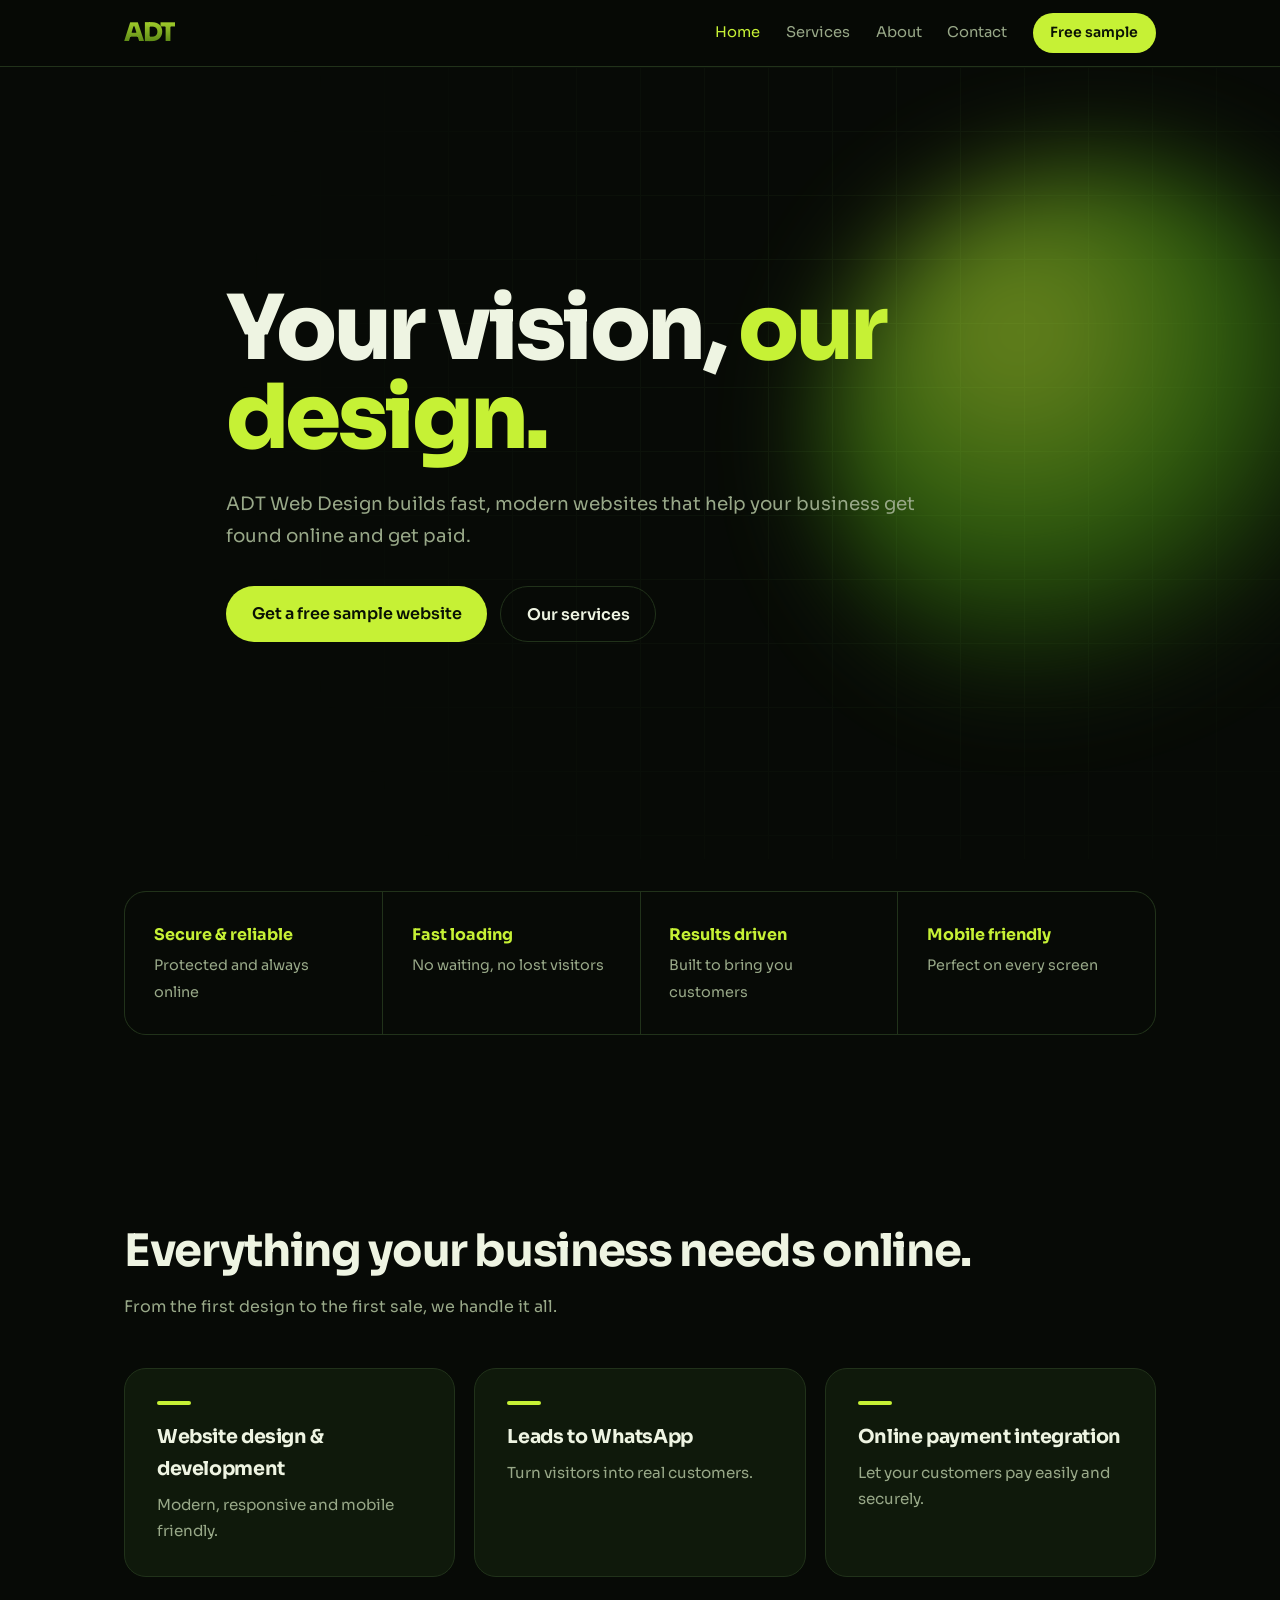
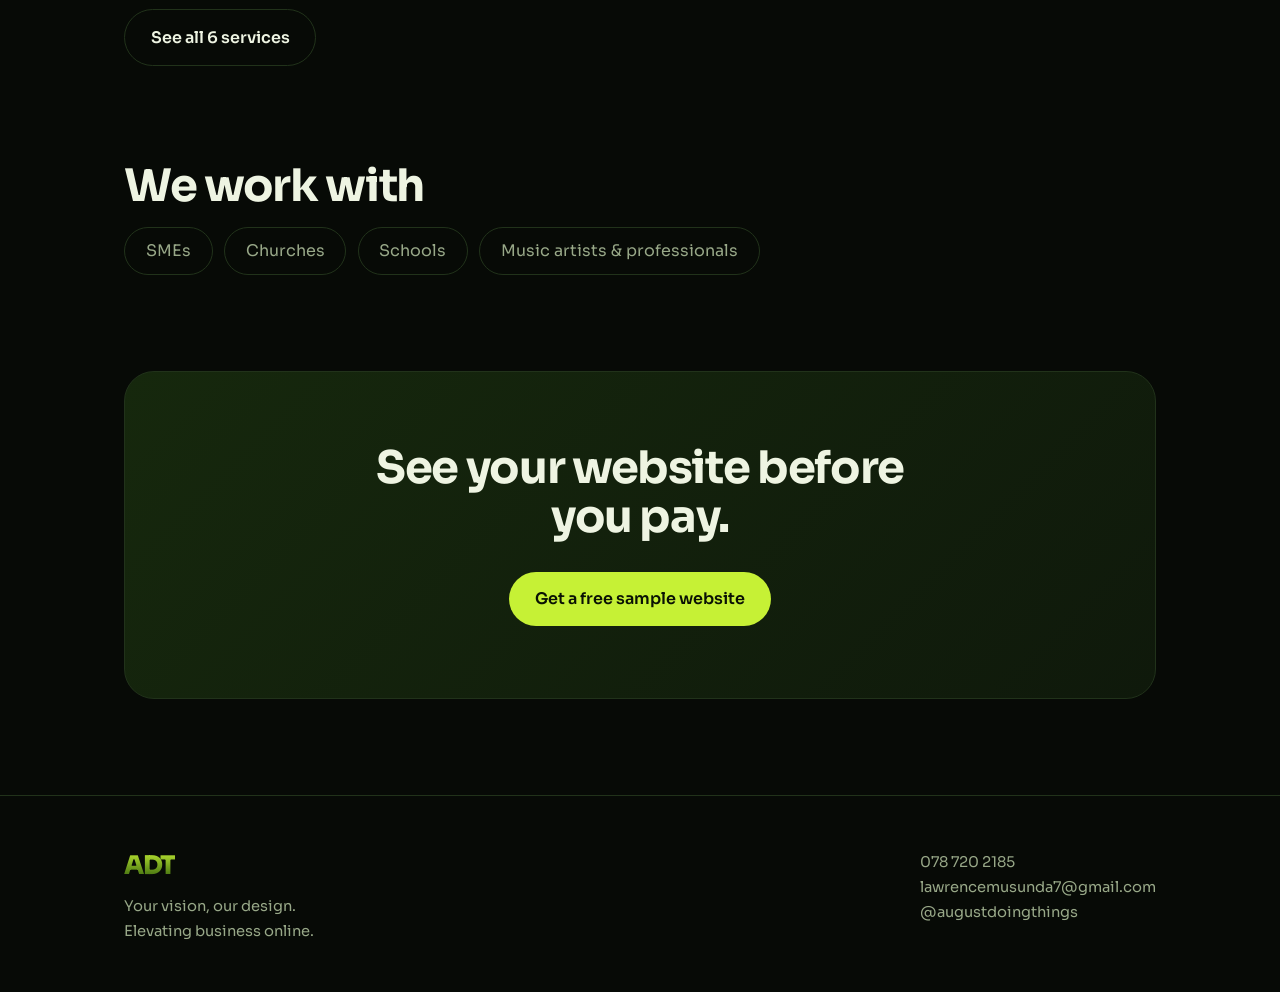
<file: index.html>
<!DOCTYPE html>
<html lang="en"><head><meta charset="utf-8"><meta name="viewport" content="width=device-width,initial-scale=1">
<title>ADT Web Design | Your vision, our design</title>
<meta name="description" content="ADT Web Design: modern, fast websites for SMEs, churches, schools and music artists. Elevating business online.">
<link rel="preconnect" href="https://fonts.googleapis.com"><link rel="preconnect" href="https://fonts.gstatic.com" crossorigin>
<link href="https://fonts.googleapis.com/css2?family=Sora:wght@400;600;800&display=swap" rel="stylesheet">
<link rel="stylesheet" href="style.css"></head><body>
<header><div class="w"><a class="logo" href="index.html" aria-label="ADT Web Design home">ADT</a>
<button class="menu" aria-expanded="false">Menu</button>
<nav><a href="index.html" aria-current=page>Home</a><a href="services.html">Services</a><a href="about.html">About</a><a href="contact.html">Contact</a><a class="btn" href="contact.html#sample">Free sample</a></nav></div></header>
<main>
<div class="hero"><div class="orb"></div><div class="w"><h1>Your vision, <em>our design.</em></h1>
<p class="lead">ADT Web Design builds fast, modern websites that help your business get found online and get paid.</p>
<div class="row"><a class="btn" href="contact.html#sample">Get a free sample website</a><a class="btn o" href="services.html">Our services</a></div></div></div>
<section style="padding-top:2rem"><div class="w"><div class="feat rv">
<div><b>Secure &amp; reliable</b><span>Protected and always online</span></div>
<div><b>Fast loading</b><span>No waiting, no lost visitors</span></div>
<div><b>Results driven</b><span>Built to bring you customers</span></div>
<div><b>Mobile friendly</b><span>Perfect on every screen</span></div></div></div></section>
<section><div class="w"><h2 class="rv">Everything your business needs online.</h2><p class="sub rv">From the first design to the first sale, we handle it all.</p>
<div class="grid">
<div class="card rv"><span class="bar"></span><h3>Website design &amp; development</h3><p>Modern, responsive and mobile friendly.</p></div>
<div class="card rv"><span class="bar"></span><h3>Leads to WhatsApp</h3><p>Turn visitors into real customers.</p></div>
<div class="card rv"><span class="bar"></span><h3>Online payment integration</h3><p>Let your customers pay easily and securely.</p></div></div>
<p style="margin-top:2rem"><a class="btn o" href="services.html">See all 6 services</a></p></div></section>
<section style="padding-top:0"><div class="w"><h2 class="rv">We work with</h2><div class="pills rv"><span>SMEs</span><span>Churches</span><span>Schools</span><span>Music artists &amp; professionals</span></div></div></section>
<section style="padding-top:0"><div class="w"><div class="band rv"><h2>See your website before you pay.</h2><a class="btn" href="contact.html#sample">Get a free sample website</a></div></div></section></main>
<footer><div class="w"><div><span class="logo">ADT</span><p>Your vision, our design.<br>Elevating business online.</p></div>
<div><p>078 720 2185<br>lawrencemusunda7@gmail.com<br>@augustdoingthings</p></div></div></footer>
<script src="script.js"></script></body></html>
</file>
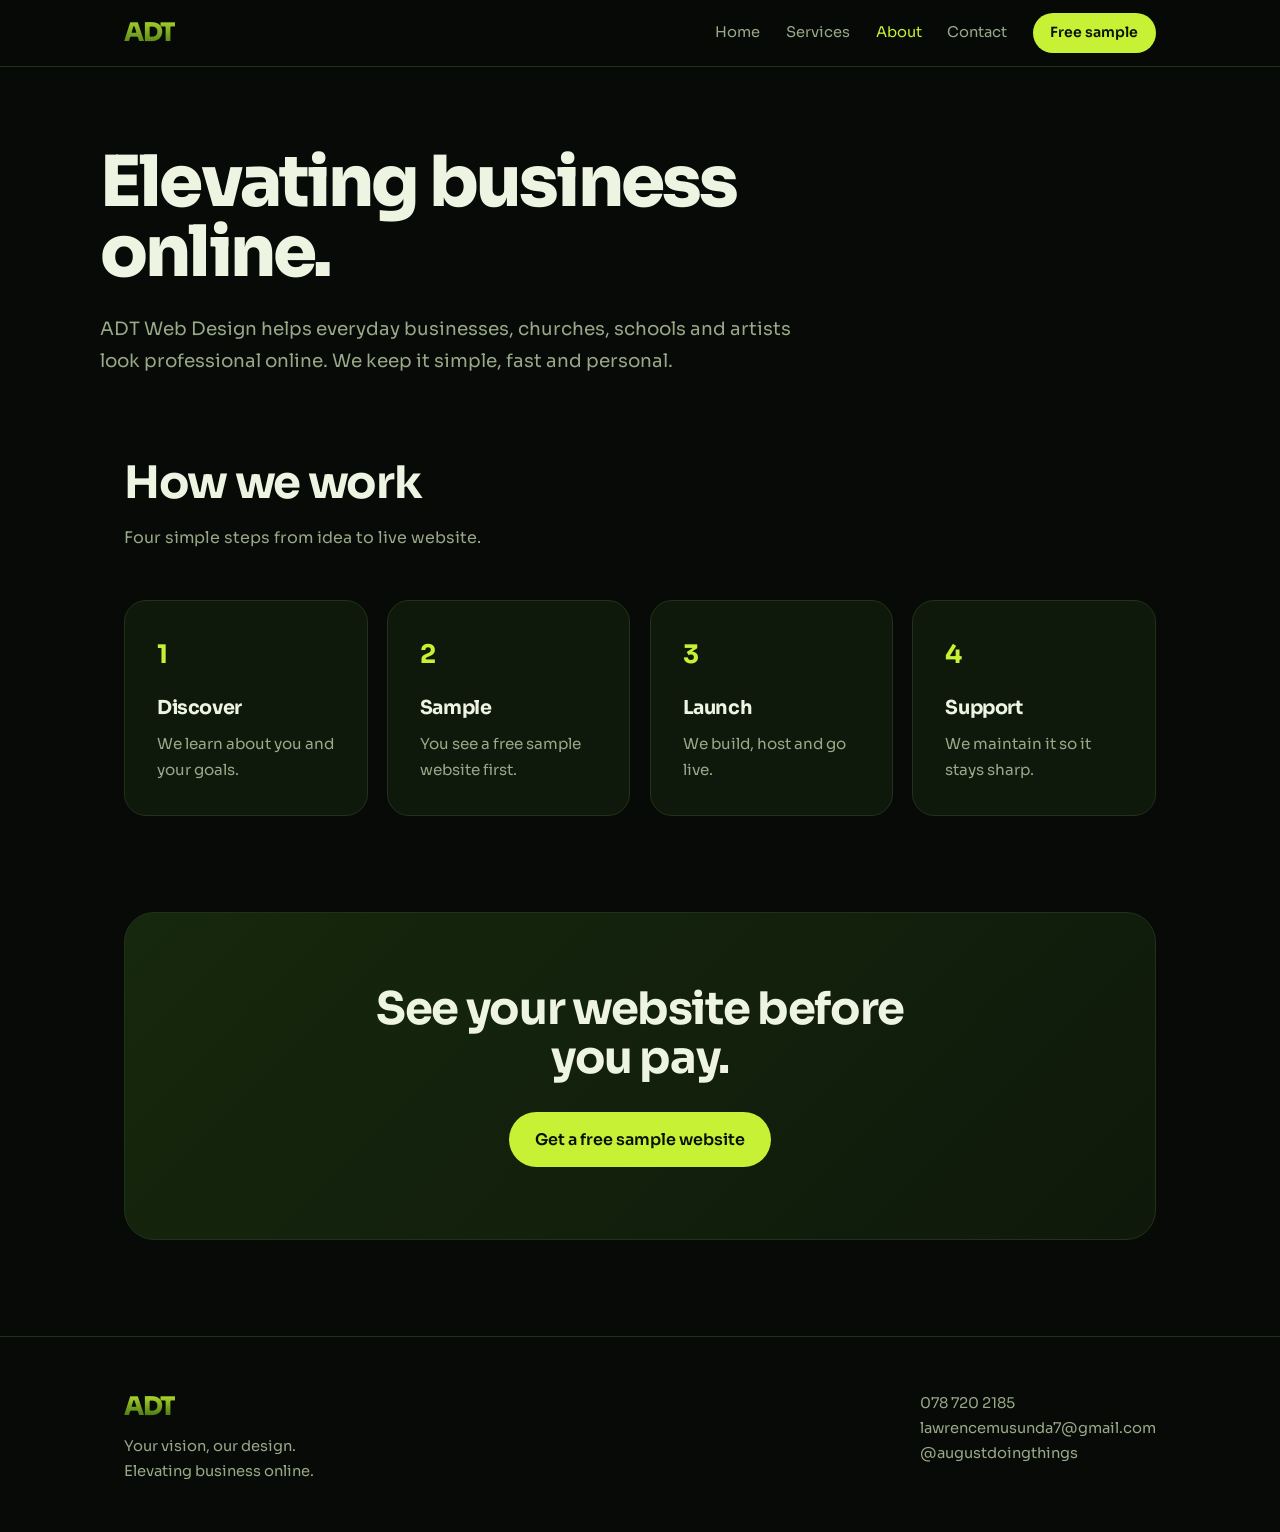
<file: about.html>
<!DOCTYPE html>
<html lang="en"><head><meta charset="utf-8"><meta name="viewport" content="width=device-width,initial-scale=1">
<title>About | ADT Web Design</title>
<meta name="description" content="ADT Web Design: modern, fast websites for SMEs, churches, schools and music artists. Elevating business online.">
<link rel="preconnect" href="https://fonts.googleapis.com"><link rel="preconnect" href="https://fonts.gstatic.com" crossorigin>
<link href="https://fonts.googleapis.com/css2?family=Sora:wght@400;600;800&display=swap" rel="stylesheet">
<link rel="stylesheet" href="style.css"></head><body>
<header><div class="w"><a class="logo" href="index.html" aria-label="ADT Web Design home">ADT</a>
<button class="menu" aria-expanded="false">Menu</button>
<nav><a href="index.html">Home</a><a href="services.html">Services</a><a href="about.html" aria-current=page>About</a><a href="contact.html">Contact</a><a class="btn" href="contact.html#sample">Free sample</a></nav></div></header>
<main>
<div class="w page"><h1>Elevating business online.</h1><p class="lead">ADT Web Design helps everyday businesses, churches, schools and artists look professional online. We keep it simple, fast and personal.</p></div>
<section style="padding-top:2rem"><div class="w"><h2 class="rv">How we work</h2><p class="sub">Four simple steps from idea to live website.</p><div class="steps">
<div class="card rv"><b>1</b><h3>Discover</h3><p>We learn about you and your goals.</p></div>
<div class="card rv"><b>2</b><h3>Sample</h3><p>You see a free sample website first.</p></div>
<div class="card rv"><b>3</b><h3>Launch</h3><p>We build, host and go live.</p></div>
<div class="card rv"><b>4</b><h3>Support</h3><p>We maintain it so it stays sharp.</p></div></div></div></section>
<section style="padding-top:0"><div class="w"><div class="band rv"><h2>See your website before you pay.</h2><a class="btn" href="contact.html#sample">Get a free sample website</a></div></div></section></main>
<footer><div class="w"><div><span class="logo">ADT</span><p>Your vision, our design.<br>Elevating business online.</p></div>
<div><p>078 720 2185<br>lawrencemusunda7@gmail.com<br>@augustdoingthings</p></div></div></footer>
<script src="script.js"></script></body></html>
</file>
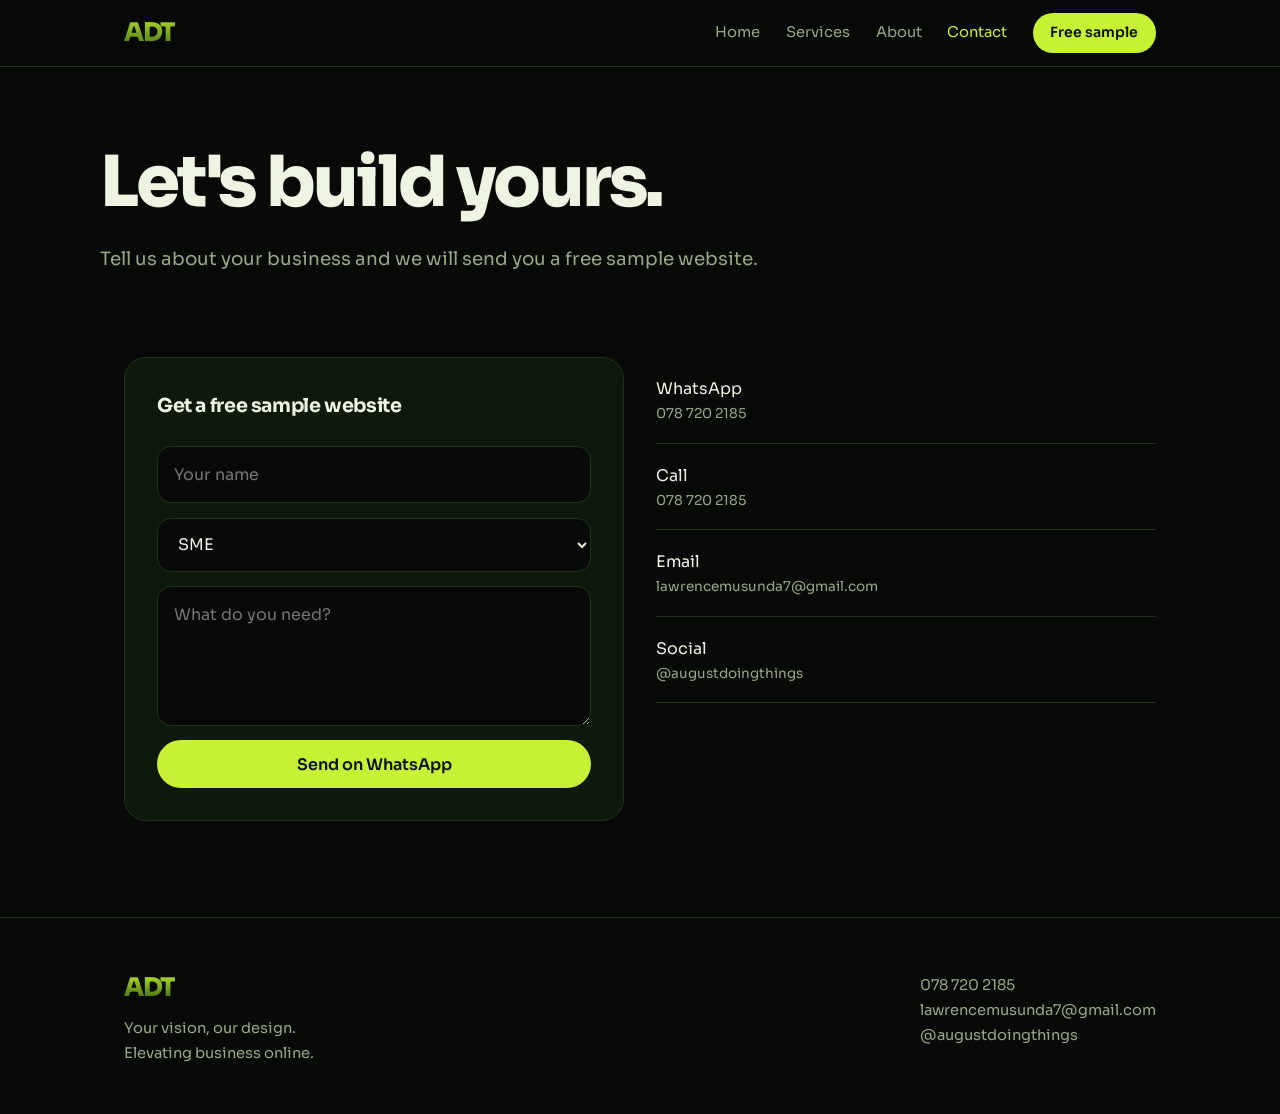
<file: contact.html>
<!DOCTYPE html>
<html lang="en"><head><meta charset="utf-8"><meta name="viewport" content="width=device-width,initial-scale=1">
<title>Contact | ADT Web Design</title>
<meta name="description" content="ADT Web Design: modern, fast websites for SMEs, churches, schools and music artists. Elevating business online.">
<link rel="preconnect" href="https://fonts.googleapis.com"><link rel="preconnect" href="https://fonts.gstatic.com" crossorigin>
<link href="https://fonts.googleapis.com/css2?family=Sora:wght@400;600;800&display=swap" rel="stylesheet">
<link rel="stylesheet" href="style.css"></head><body>
<header><div class="w"><a class="logo" href="index.html" aria-label="ADT Web Design home">ADT</a>
<button class="menu" aria-expanded="false">Menu</button>
<nav><a href="index.html">Home</a><a href="services.html">Services</a><a href="about.html">About</a><a href="contact.html" aria-current=page>Contact</a><a class="btn" href="contact.html#sample">Free sample</a></nav></div></header>
<main>
<div class="w page"><h1>Let's build yours.</h1><p class="lead">Tell us about your business and we will send you a free sample website.</p></div>
<section id="sample" style="padding-top:2rem"><div class="w two">
<form id="wa" class="card"><h3 style="margin:0 0 .5rem">Get a free sample website</h3>
<input name="n" placeholder="Your name" aria-label="Your name" required>
<select name="t" aria-label="Business type"><option>SME</option><option>Church</option><option>School</option><option>Music artist</option></select>
<textarea name="m" rows="4" placeholder="What do you need?" aria-label="Message" required></textarea>
<button class="btn" type="submit">Send on WhatsApp</button></form>
<div class="list"><a href="https://wa.me/263787202185">WhatsApp<span>078 720 2185</span></a><a href="tel:0787202185">Call<span>078 720 2185</span></a>
<a href="mailto:lawrencemusunda7@gmail.com">Email<span>lawrencemusunda7@gmail.com</span></a><a href="#">Social<span>@augustdoingthings</span></a></div></div></section></main>
<footer><div class="w"><div><span class="logo">ADT</span><p>Your vision, our design.<br>Elevating business online.</p></div>
<div><p>078 720 2185<br>lawrencemusunda7@gmail.com<br>@augustdoingthings</p></div></div></footer>
<script src="script.js"></script></body></html>
</file>
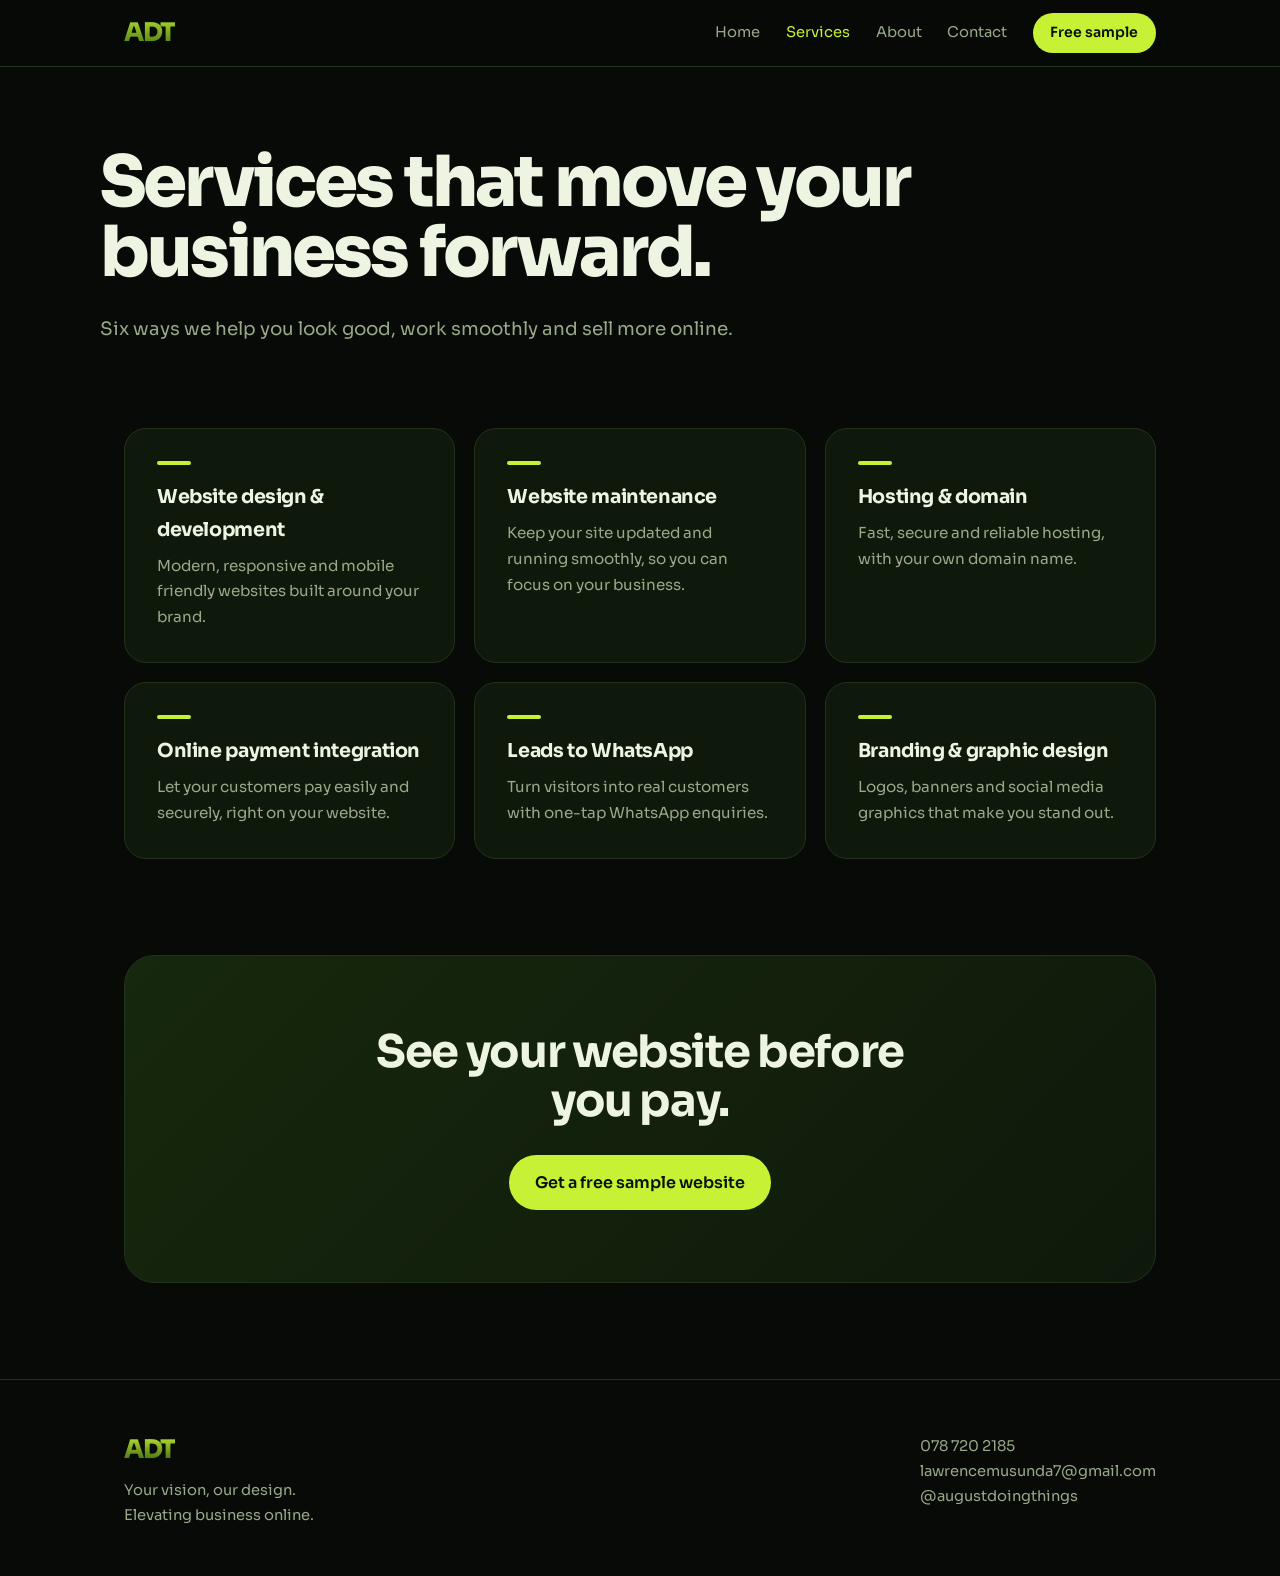
<file: services.html>
<!DOCTYPE html>
<html lang="en"><head><meta charset="utf-8"><meta name="viewport" content="width=device-width,initial-scale=1">
<title>Services | ADT Web Design</title>
<meta name="description" content="ADT Web Design: modern, fast websites for SMEs, churches, schools and music artists. Elevating business online.">
<link rel="preconnect" href="https://fonts.googleapis.com"><link rel="preconnect" href="https://fonts.gstatic.com" crossorigin>
<link href="https://fonts.googleapis.com/css2?family=Sora:wght@400;600;800&display=swap" rel="stylesheet">
<link rel="stylesheet" href="style.css"></head><body>
<header><div class="w"><a class="logo" href="index.html" aria-label="ADT Web Design home">ADT</a>
<button class="menu" aria-expanded="false">Menu</button>
<nav><a href="index.html">Home</a><a href="services.html" aria-current=page>Services</a><a href="about.html">About</a><a href="contact.html">Contact</a><a class="btn" href="contact.html#sample">Free sample</a></nav></div></header>
<main>
<div class="w page"><h1>Services that move your business forward.</h1><p class="lead">Six ways we help you look good, work smoothly and sell more online.</p></div>
<section style="padding-top:2rem"><div class="w"><div class="grid"><div class="card rv"><span class="bar"></span><h3>Website design &amp; development</h3><p>Modern, responsive and mobile friendly websites built around your brand.</p></div><div class="card rv"><span class="bar"></span><h3>Website maintenance</h3><p>Keep your site updated and running smoothly, so you can focus on your business.</p></div><div class="card rv"><span class="bar"></span><h3>Hosting &amp; domain</h3><p>Fast, secure and reliable hosting, with your own domain name.</p></div><div class="card rv"><span class="bar"></span><h3>Online payment integration</h3><p>Let your customers pay easily and securely, right on your website.</p></div><div class="card rv"><span class="bar"></span><h3>Leads to WhatsApp</h3><p>Turn visitors into real customers with one-tap WhatsApp enquiries.</p></div><div class="card rv"><span class="bar"></span><h3>Branding &amp; graphic design</h3><p>Logos, banners and social media graphics that make you stand out.</p></div></div></div></section><section style="padding-top:0"><div class="w"><div class="band rv"><h2>See your website before you pay.</h2><a class="btn" href="contact.html#sample">Get a free sample website</a></div></div></section></main>
<footer><div class="w"><div><span class="logo">ADT</span><p>Your vision, our design.<br>Elevating business online.</p></div>
<div><p>078 720 2185<br>lawrencemusunda7@gmail.com<br>@augustdoingthings</p></div></div></footer>
<script src="script.js"></script></body></html>
</file>
<file: style.css>
:root{--bg:#070a06;--panel:#0f190b;--line:#21321a;--text:#eef4e2;--mute:#98a888;--lime:#c6f135;--green:#2f5d0a}
*{box-sizing:border-box;margin:0}
html{scroll-behavior:smooth}
body{background:var(--bg);color:var(--text);font:400 1rem/1.7 Sora,system-ui,sans-serif;overflow-x:hidden}
a{color:inherit;text-decoration:none}
:focus-visible{outline:2px solid var(--lime);outline-offset:3px}
.w{max-width:1080px;margin:0 auto;padding:0 1.5rem}
header{position:sticky;top:0;z-index:9;backdrop-filter:blur(14px);background:rgba(7,10,6,.75);border-bottom:1px solid var(--line)}
header .w{display:flex;align-items:center;justify-content:space-between;height:66px}
.logo{font-weight:800;font-size:1.6rem;letter-spacing:-.05em;background:linear-gradient(var(--lime),var(--green));-webkit-background-clip:text;background-clip:text;color:transparent}
nav{display:flex;gap:1.6rem;align-items:center}
nav a{color:var(--mute);font-size:.92rem;transition:color .2s}
nav a:hover,nav a[aria-current]{color:var(--lime)}
.menu{display:none;background:none;border:1px solid var(--line);color:var(--text);padding:.4rem .9rem;border-radius:99px;font:inherit;font-size:.9rem}
.btn{display:inline-block;background:var(--lime);color:#0a1204;font-weight:600;padding:.85rem 1.6rem;border-radius:99px;border:0;font-family:inherit;font-size:1rem;cursor:pointer;transition:transform .2s,box-shadow .2s}
.btn:hover{transform:translateY(-2px);box-shadow:0 8px 30px rgba(198,241,53,.3)}
.btn.o{background:none;color:var(--text);border:1px solid var(--line)}
.btn.o:hover{border-color:var(--lime);box-shadow:none}
nav .btn{padding:.5rem 1.1rem;color:#0a1204;font-size:.88rem}
.hero{position:relative;min-height:88vh;display:flex;align-items:center;overflow:hidden}
.hero:before{content:"";position:absolute;inset:0;background-image:linear-gradient(var(--line) 1px,transparent 1px),linear-gradient(90deg,var(--line) 1px,transparent 1px);background-size:64px 64px;opacity:.35;-webkit-mask-image:radial-gradient(circle at 70% 40%,#000,transparent 65%);mask-image:radial-gradient(circle at 70% 40%,#000,transparent 65%)}
.orb{position:absolute;right:-8%;top:12%;width:min(560px,80vw);aspect-ratio:1;border-radius:50%;background:radial-gradient(circle at 35% 30%,var(--lime),#4a9a14 40%,transparent 70%);filter:blur(50px);opacity:.55;animation:fl 9s ease-in-out infinite alternate}
@keyframes fl{to{transform:translate(-40px,30px) scale(1.08)}}
.hero .w{position:relative}
h1{font-size:clamp(2.6rem,8.5vw,5.6rem);line-height:1;letter-spacing:-.04em;font-weight:800;max-width:12ch}
h1 em{font-style:normal;color:var(--lime)}
.lead{color:var(--mute);font-size:1.15rem;max-width:52ch;margin:1.6rem 0 2.2rem}
.row{display:flex;gap:.8rem;flex-wrap:wrap}
section{padding:6rem 0}
h2{font-size:clamp(1.8rem,4.5vw,2.8rem);letter-spacing:-.03em;line-height:1.1;margin-bottom:1rem}
.sub{color:var(--mute);max-width:56ch;margin-bottom:3rem}
.page{padding:5rem 0 1rem}
.page h1{font-size:clamp(2.4rem,7vw,4.4rem);max-width:16ch}
.grid{display:grid;gap:1.2rem;grid-template-columns:repeat(auto-fit,minmax(280px,1fr))}
.card{position:relative;background:radial-gradient(260px circle at var(--x,-300px) var(--y,-300px),rgba(198,241,53,.14),transparent 70%),var(--panel);border:1px solid var(--line);border-radius:22px;padding:2rem;transition:border-color .3s}
.card:hover{border-color:var(--lime)}
.card h3{font-size:1.2rem;margin:1rem 0 .4rem;letter-spacing:-.02em}
.card p{color:var(--mute);font-size:.95rem}
.bar{display:block;width:34px;height:4px;border-radius:4px;background:var(--lime)}
.feat{display:grid;grid-template-columns:repeat(auto-fit,minmax(190px,1fr));gap:1px;background:var(--line);border:1px solid var(--line);border-radius:22px;overflow:hidden}
.feat div{background:var(--bg);padding:1.8rem}
.feat b{display:block;color:var(--lime);margin-bottom:.2rem}
.feat span{color:var(--mute);font-size:.9rem}
.pills{display:flex;flex-wrap:wrap;gap:.7rem}
.pills span{border:1px solid var(--line);padding:.6rem 1.3rem;border-radius:99px;color:var(--mute)}
.band{background:linear-gradient(135deg,#16280d,var(--panel));border:1px solid var(--line);border-radius:30px;padding:clamp(2rem,6vw,4.5rem);text-align:center}
.band h2{margin:0 auto 1.8rem;max-width:18ch}
.shot{aspect-ratio:16/10;border-radius:14px;border:1px solid var(--line);position:relative;overflow:hidden;background:linear-gradient(135deg,var(--a,#1b3a0c),var(--bg))}
.shot:before{content:"";position:absolute;inset:14px 14px auto;height:8px;width:40%;border-radius:4px;background:var(--lime)}
.shot:after{content:"";position:absolute;left:14px;right:38%;top:40px;bottom:14px;border-radius:10px;background:rgba(198,241,53,.1)}
.steps{display:grid;gap:1.2rem;grid-template-columns:repeat(auto-fit,minmax(220px,1fr))}
.steps b{color:var(--lime);font-size:1.6rem}
form{display:grid;gap:.9rem}
input,select,textarea{width:100%;background:var(--bg);border:1px solid var(--line);color:var(--text);border-radius:14px;padding:.9rem 1rem;font:inherit}
input:focus,select:focus,textarea:focus{border-color:var(--lime);outline:0}
.two{display:grid;gap:2rem;grid-template-columns:repeat(auto-fit,minmax(300px,1fr))}
.list a{display:block;padding:1.1rem 0;border-bottom:1px solid var(--line)}
.list span{display:block;color:var(--mute);font-size:.85rem}
.list a:hover{color:var(--lime)}
footer{border-top:1px solid var(--line);padding:3rem 0;color:var(--mute);font-size:.92rem}
footer .w{display:flex;justify-content:space-between;gap:2rem;flex-wrap:wrap}
footer p{margin-top:.4rem}
.js .rv{opacity:0;transform:translateY(18px);transition:opacity .8s,transform .8s}
.js .rv.in{opacity:1;transform:none}
@media(max-width:720px){.menu{display:block}nav{display:none;position:absolute;top:66px;left:0;right:0;background:var(--bg);flex-direction:column;align-items:flex-start;padding:1.2rem 1.5rem;border-bottom:1px solid var(--line)}nav.open{display:flex}section{padding:4rem 0}}
@media(prefers-reduced-motion:reduce){*{animation:none!important;transition:none!important}.js .rv{opacity:1;transform:none}}
</file>
